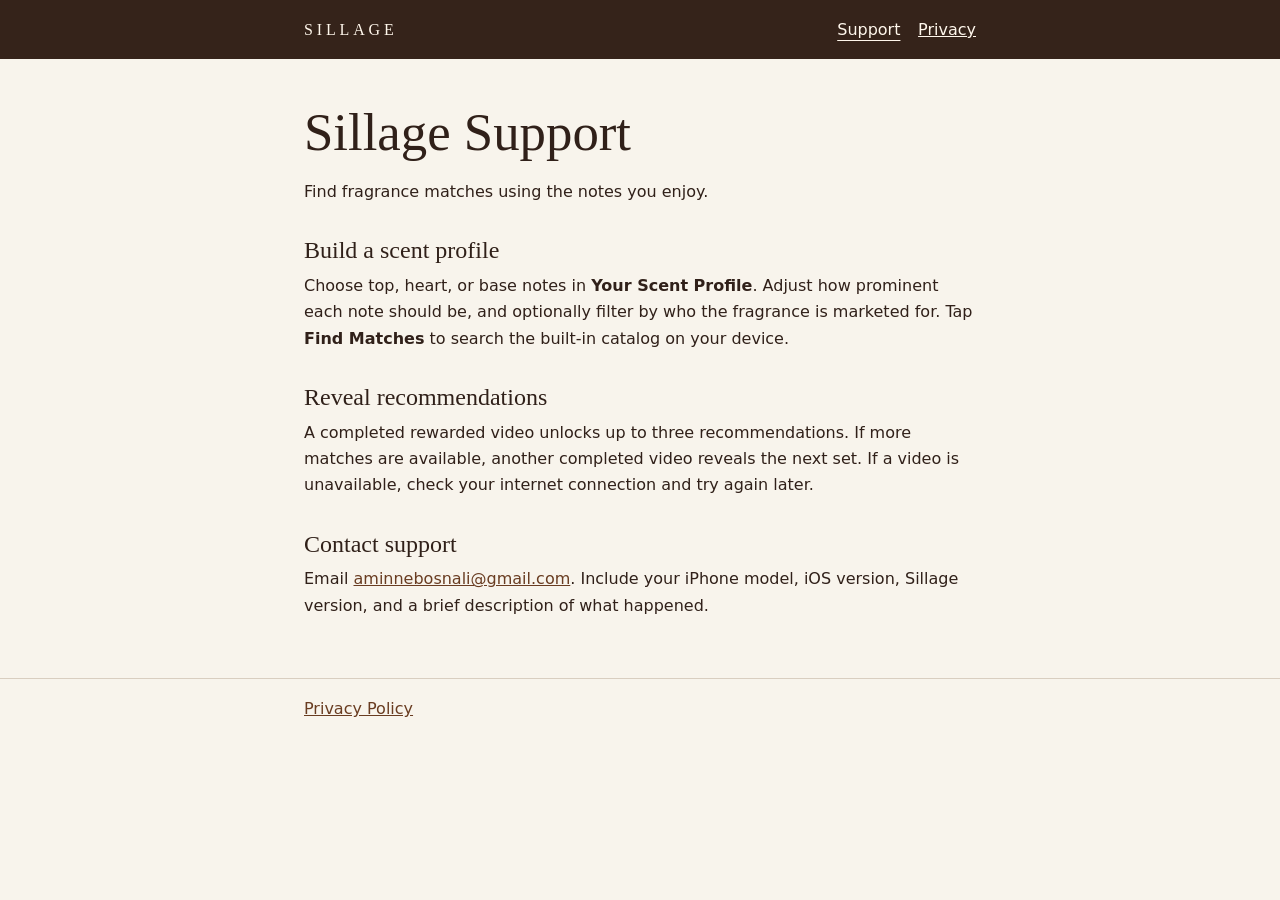
<file: index.html>
<!doctype html>
<html lang="en">
<head>
  <meta charset="utf-8">
  <meta name="viewport" content="width=device-width, initial-scale=1">
  <title>Sillage | Support</title>
  <meta name="description" content="Support for Sillage: Fragrance Finder.">
  <link rel="stylesheet" href="./style.css">
</head>
<body>
  <header><a class="wordmark" href="./">SILLAGE</a><nav aria-label="Main"><a href="./" aria-current="page">Support</a><a href="./privacy.html">Privacy</a></nav></header>
  <main>
    <h1>Sillage Support</h1>
    <p>Find fragrance matches using the notes you enjoy.</p>
    <h2>Build a scent profile</h2>
    <p>Choose top, heart, or base notes in <strong>Your Scent Profile</strong>. Adjust how prominent each note should be, and optionally filter by who the fragrance is marketed for. Tap <strong>Find Matches</strong> to search the built-in catalog on your device.</p>
    <h2>Reveal recommendations</h2>
    <p>A completed rewarded video unlocks up to three recommendations. If more matches are available, another completed video reveals the next set. If a video is unavailable, check your internet connection and try again later.</p>
    <h2>Contact support</h2>
    <p>Email <a href="mailto:aminnebosnali@gmail.com">aminnebosnali@gmail.com</a>. Include your iPhone model, iOS version, Sillage version, and a brief description of what happened.</p>
  </main>
  <footer><a href="./privacy.html">Privacy Policy</a></footer>
</body>
</html>
</file>
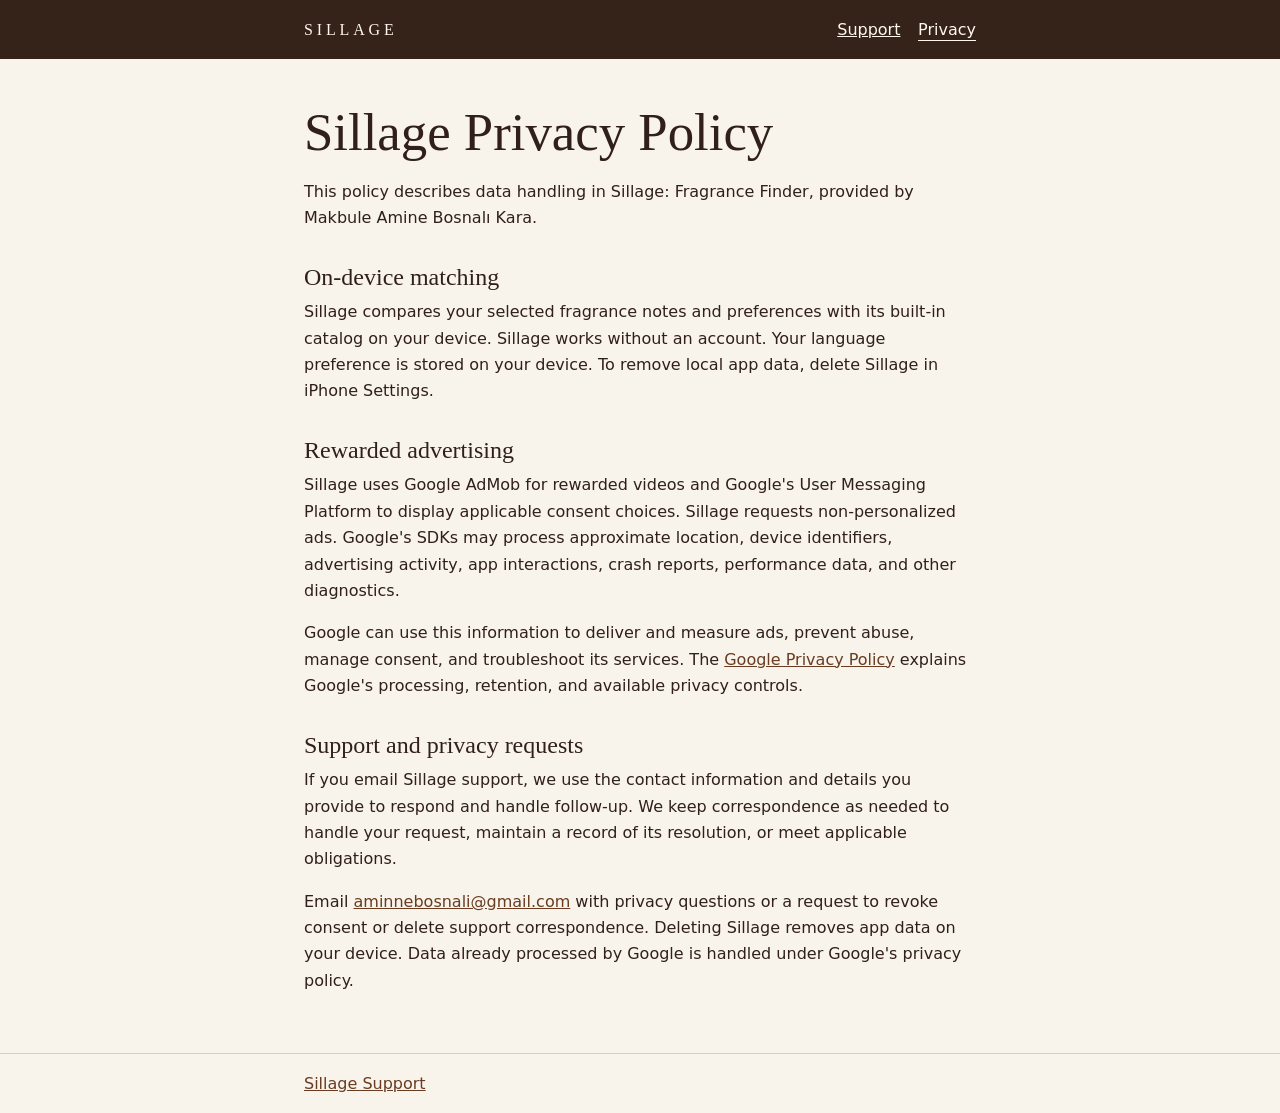
<file: privacy.html>
<!doctype html>
<html lang="en">
<head>
  <meta charset="utf-8">
  <meta name="viewport" content="width=device-width, initial-scale=1">
  <title>Sillage | Privacy Policy</title>
  <meta name="description" content="Privacy and data use for Sillage: Fragrance Finder.">
  <link rel="stylesheet" href="./style.css">
</head>
<body>
  <header><a class="wordmark" href="./">SILLAGE</a><nav aria-label="Main"><a href="./">Support</a><a href="./privacy.html" aria-current="page">Privacy</a></nav></header>
  <main>
    <h1>Sillage Privacy Policy</h1>
    <p>This policy describes data handling in Sillage: Fragrance Finder, provided by Makbule Amine Bosnalı Kara.</p>
    <h2>On-device matching</h2>
    <p>Sillage compares your selected fragrance notes and preferences with its built-in catalog on your device. Sillage works without an account. Your language preference is stored on your device. To remove local app data, delete Sillage in iPhone Settings.</p>
    <h2>Rewarded advertising</h2>
    <p>Sillage uses Google AdMob for rewarded videos and Google's User Messaging Platform to display applicable consent choices. Sillage requests non-personalized ads. Google's SDKs may process approximate location, device identifiers, advertising activity, app interactions, crash reports, performance data, and other diagnostics.</p>
    <p>Google can use this information to deliver and measure ads, prevent abuse, manage consent, and troubleshoot its services. The <a href="https://policies.google.com/privacy">Google Privacy Policy</a> explains Google's processing, retention, and available privacy controls.</p>
    <h2>Support and privacy requests</h2>
    <p>If you email Sillage support, we use the contact information and details you provide to respond and handle follow-up. We keep correspondence as needed to handle your request, maintain a record of its resolution, or meet applicable obligations.</p>
    <p>Email <a href="mailto:aminnebosnali@gmail.com">aminnebosnali@gmail.com</a> with privacy questions or a request to revoke consent or delete support correspondence. Deleting Sillage removes app data on your device. Data already processed by Google is handled under Google's privacy policy.</p>
  </main>
  <footer><a href="./">Sillage Support</a></footer>
</body>
</html>
</file>
<file: style.css>
:root { color-scheme: light; font-family: system-ui, sans-serif; background: #f8f4ec; color: #302019; }
body { margin: 0; }
header, main, footer { padding-inline: max(1.25rem, calc((100% - 42rem) / 2)); }
header { display: flex; flex-wrap: wrap; justify-content: space-between; gap: 1rem; align-items: center; padding-block: 1.25rem; color: #fff7ec; background: #35231a; }
header a { color: inherit; }
.wordmark { font-family: Georgia, serif; letter-spacing: .24em; text-decoration: none; }
nav { display: flex; gap: 1.1rem; }
nav a[aria-current] { text-underline-offset: .3em; }
main { padding-block: 2.7rem; }
h1, h2 { font-family: Georgia, serif; font-weight: 500; line-height: 1.15; }
h1 { margin: 0 0 1rem; font-size: clamp(2rem, 7vw, 3.3rem); }
h2 { margin: 2rem 0 .5rem; font-size: 1.5rem; }
p { margin: 0 0 1rem; line-height: 1.65; }
a { color: #693c21; overflow-wrap: anywhere; }
footer { padding-block: 1.25rem; border-top: 1px solid #d9cec0; }
</file>
